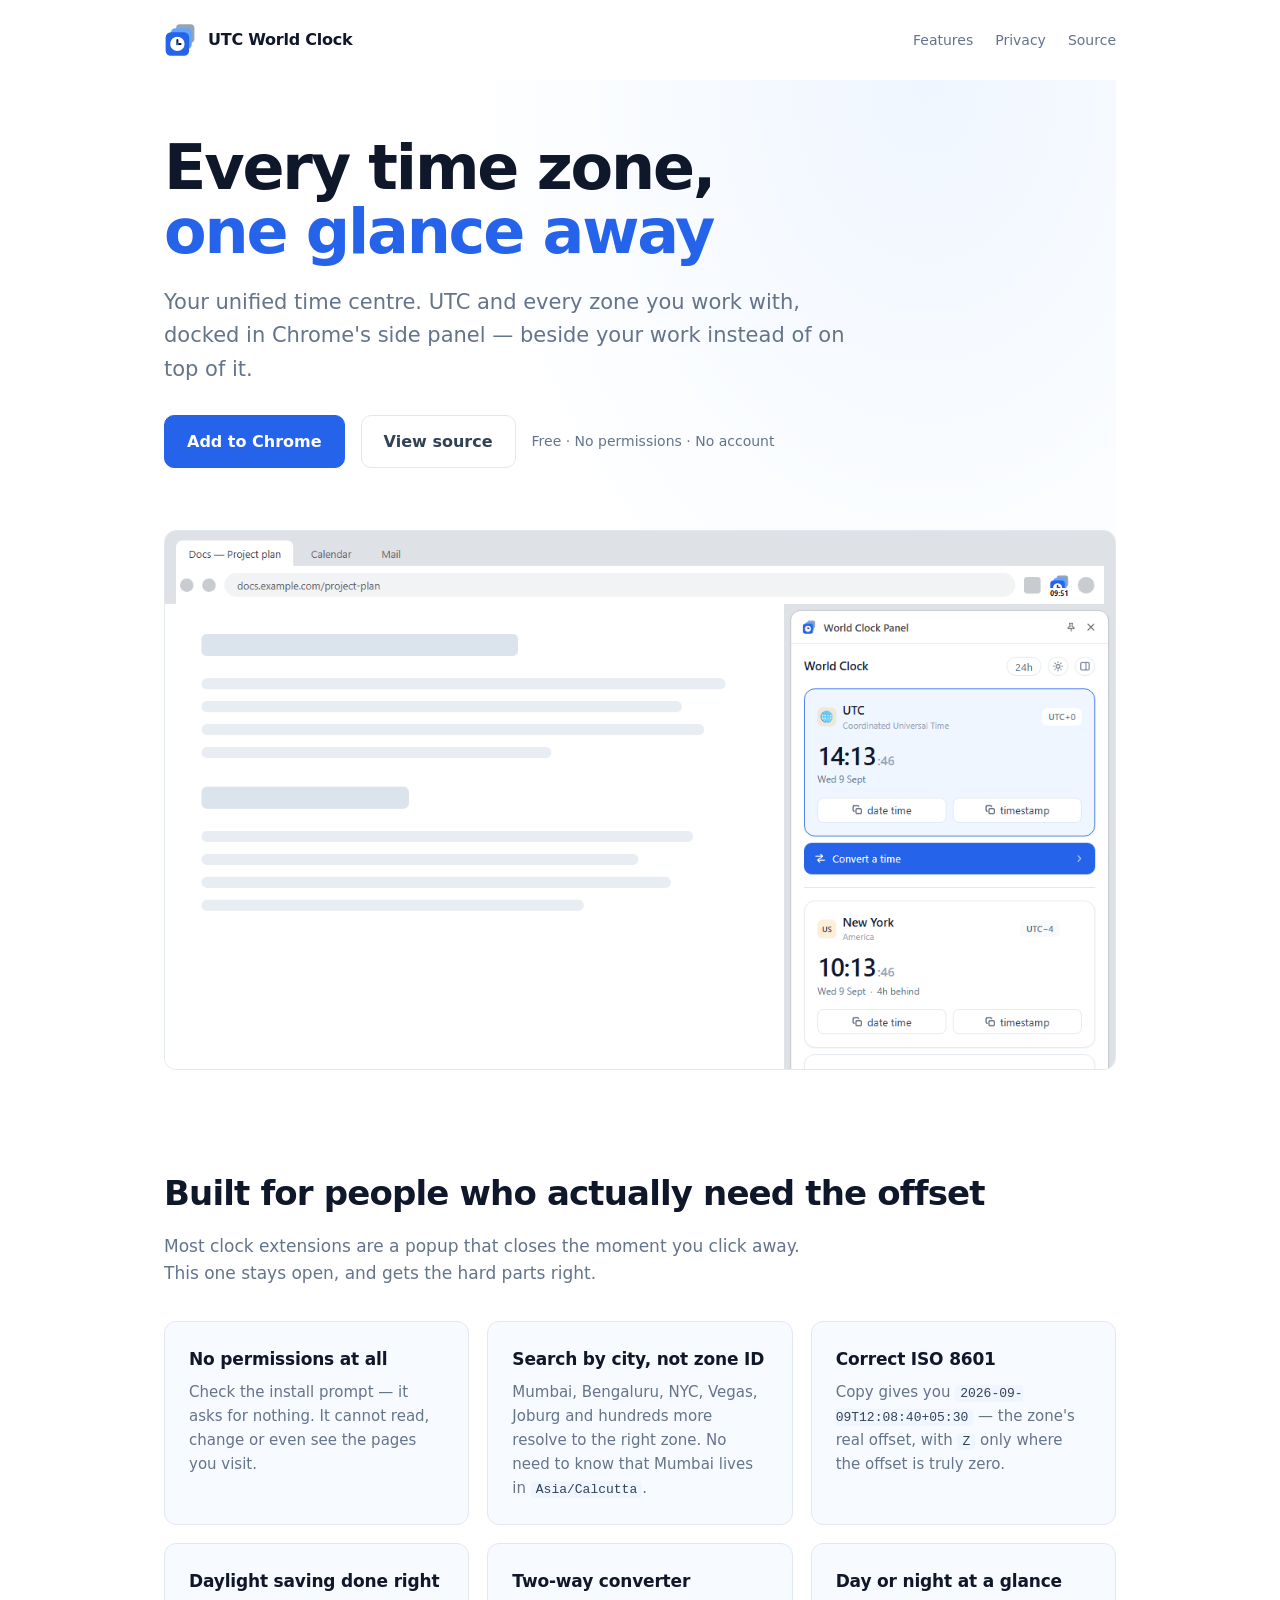
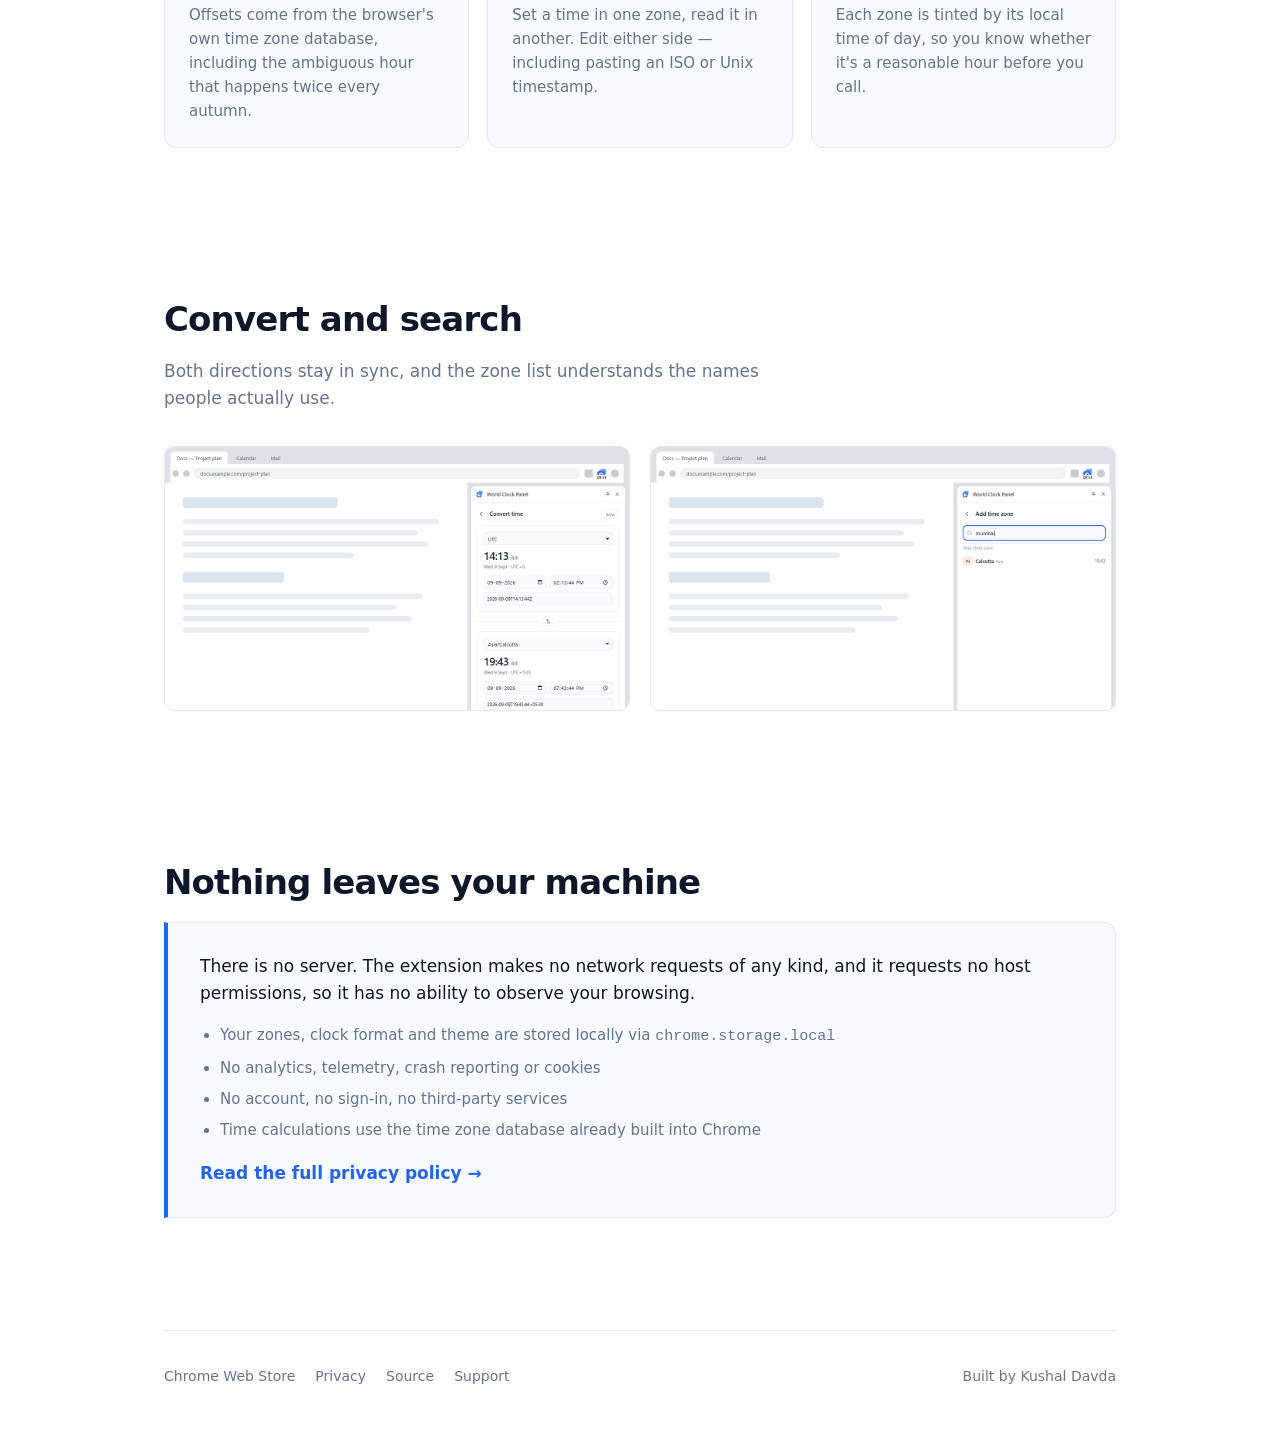
<file: docs/index.html>
<!doctype html>
<html lang="en">
<head>
<meta charset="utf-8">
<meta name="viewport" content="width=device-width, initial-scale=1">
<title>UTC World Clock — a Chrome side panel by Kushal Davda</title>
<meta name="description" content="UTC and every time zone you work with, docked in Chrome's side panel. Convert times, copy real ISO 8601 timestamps, search by city. No permissions, no tracking.">
<meta name="google-site-verification" content="j_5V0qL6t68M8OmV8VSm3IkcKnlUWK8pRxLdIE2ABd8" />
<link rel="icon" href="assets/icon.svg">
<meta property="og:title" content="UTC World Clock — Chrome side panel">
<meta property="og:description" content="Every time zone, one glance away. No permissions, no tracking.">
<meta property="og:type" content="website">
<style>
  :root {
    --ground: #ffffff;
    --surface: #f7faff;
    --ink: #0f172a;
    --ink-2: #334155;
    --muted: #64748b;
    --line: #e2e8f0;
    --accent: #2563eb;
    --accent-soft: #eff6ff;
    --on-accent: #ffffff;
    color-scheme: light;
  }
  @media (prefers-color-scheme: dark) {
    :root {
      --ground: #0b1220;
      --surface: #111a2b;
      --ink: #f1f5f9;
      --ink-2: #cbd5e1;
      --muted: #94a3b8;
      --line: #1e293b;
      --accent: #60a5fa;
      --accent-soft: #15233d;
      --on-accent: #0f172a;
      color-scheme: dark;
    }
  }

  * { box-sizing: border-box; margin: 0; }

  body {
    background: var(--ground);
    color: var(--ink);
    font: 17px/1.6 system-ui, -apple-system, "Segoe UI", sans-serif;
    -webkit-font-smoothing: antialiased;
  }

  .wrap { max-width: 1000px; margin: 0 auto; padding: 0 24px; }

  /* ---------- header ---------- */

  header {
    display: flex; align-items: center; gap: 12px;
    padding: 24px 0;
  }
  header img { width: 32px; height: 32px; }
  header b { font-size: 16px; font-weight: 700; letter-spacing: -0.015em; }
  header nav { margin-left: auto; display: flex; gap: 22px; font-size: 14px; }
  header nav a { color: var(--muted); text-decoration: none; }
  header nav a:hover { color: var(--ink); }

  /* ---------- hero ---------- */

  .hero {
    padding: 56px 0 24px;
    display: grid; gap: 22px; justify-items: start;
    background:
      radial-gradient(70% 90% at 80% 0%, var(--accent-soft) 0%, transparent 70%);
  }
  h1 {
    font-size: clamp(38px, 6.5vw, 62px);
    font-weight: 700; line-height: 1.03;
    letter-spacing: -0.035em; max-width: 15ch;
  }
  h1 em { font-style: normal; color: var(--accent); }
  .lede { font-size: clamp(18px, 2.4vw, 21px); color: var(--muted); max-width: 52ch; }

  .cta { display: flex; align-items: center; gap: 16px; flex-wrap: wrap; margin-top: 6px; }
  .btn {
    display: inline-flex; align-items: center; gap: 9px;
    padding: 13px 22px; border-radius: 10px;
    background: var(--accent); color: var(--on-accent);
    font-size: 16px; font-weight: 600; text-decoration: none;
    border: 1px solid var(--accent);
  }
  .btn:hover { filter: brightness(1.08); }
  .btn.ghost { background: transparent; color: var(--ink-2); border-color: var(--line); }
  .btn.ghost:hover { border-color: var(--accent); color: var(--accent); filter: none; }
  .note { font-size: 14px; color: var(--muted); }

  figure { margin: 40px 0 0; }
  figure img {
    width: 100%; height: auto; display: block;
    border-radius: 12px; border: 1px solid var(--line);
  }

  /* ---------- sections ---------- */

  section { padding: 72px 0; }
  h2 {
    font-size: clamp(26px, 3.4vw, 34px); font-weight: 700;
    letter-spacing: -0.025em; margin-bottom: 12px; text-wrap: balance;
  }
  .sub { color: var(--muted); max-width: 60ch; margin-bottom: 34px; }

  .grid { display: grid; gap: 18px; grid-template-columns: repeat(auto-fit, minmax(260px, 1fr)); }
  .card {
    padding: 24px; border: 1px solid var(--line);
    border-radius: 12px; background: var(--surface);
  }
  .card h3 { font-size: 17px; font-weight: 650; margin-bottom: 7px; letter-spacing: -0.01em; }
  .card p { font-size: 15px; color: var(--muted); }
  .card code {
    font: 13px ui-monospace, "Cascadia Mono", Consolas, monospace;
    color: var(--ink-2); background: var(--accent-soft);
    padding: 1px 5px; border-radius: 4px;
  }

  .shots { display: grid; gap: 20px; grid-template-columns: repeat(auto-fit, minmax(320px, 1fr)); }
  .shots img { width: 100%; height: auto; border-radius: 10px; border: 1px solid var(--line); }

  .privacy {
    border: 1px solid var(--line); border-left: 4px solid var(--accent);
    border-radius: 0 12px 12px 0; background: var(--surface);
    padding: 30px 32px;
  }
  .privacy ul { margin: 16px 0 0; padding-left: 20px; color: var(--muted); font-size: 15px; }
  .privacy li { margin-bottom: 7px; }

  footer {
    border-top: 1px solid var(--line);
    padding: 34px 0 56px; margin-top: 40px;
    display: flex; gap: 20px; flex-wrap: wrap; align-items: center;
    font-size: 14px; color: var(--muted);
  }
  footer a { color: var(--muted); text-decoration: none; }
  footer a:hover { color: var(--accent); }
  footer .sp { margin-left: auto; }

  a:focus-visible, .btn:focus-visible { outline: 2px solid var(--accent); outline-offset: 3px; }
</style>
</head>
<body>

<div class="wrap">

  <header>
    <img src="assets/icon.svg" alt="">
    <b>UTC World Clock</b>
    <nav>
      <a href="#features">Features</a>
      <a href="#privacy">Privacy</a>
      <a href="https://github.com/KDDeveloper/world-clock-panel">Source</a>
    </nav>
  </header>

  <div class="hero">
    <h1>Every time zone, <em>one glance away</em></h1>
    <p class="lede">
      Your unified time centre. UTC and every zone you work with, docked in Chrome's side
      panel — beside your work instead of on top of it.
    </p>
    <div class="cta">
      <a class="btn" href="https://chromewebstore.google.com/detail/jocioomjfikjikpjpiiamkgkggcgadcg">Add to Chrome</a>
      <a class="btn ghost" href="https://github.com/KDDeveloper/world-clock-panel">View source</a>
      <span class="note">Free · No permissions · No account</span>
    </div>
    <figure><img src="assets/panel.png" alt="The extension open in Chrome's side panel beside a document, showing UTC and New York clocks"></figure>
  </div>

  <section id="features">
    <h2>Built for people who actually need the offset</h2>
    <p class="sub">
      Most clock extensions are a popup that closes the moment you click away. This one
      stays open, and gets the hard parts right.
    </p>

    <div class="grid">
      <div class="card">
        <h3>No permissions at all</h3>
        <p>Check the install prompt — it asks for nothing. It cannot read, change or even see the pages you visit.</p>
      </div>
      <div class="card">
        <h3>Search by city, not zone ID</h3>
        <p>Mumbai, Bengaluru, NYC, Vegas, Joburg and hundreds more resolve to the right zone. No need to know that Mumbai lives in <code>Asia/Calcutta</code>.</p>
      </div>
      <div class="card">
        <h3>Correct ISO 8601</h3>
        <p>Copy gives you <code>2026-09-09T12:08:40+05:30</code> — the zone's real offset, with <code>Z</code> only where the offset is truly zero.</p>
      </div>
      <div class="card">
        <h3>Daylight saving done right</h3>
        <p>Offsets come from the browser's own time zone database, including the ambiguous hour that happens twice every autumn.</p>
      </div>
      <div class="card">
        <h3>Two-way converter</h3>
        <p>Set a time in one zone, read it in another. Edit either side — including pasting an ISO or Unix timestamp.</p>
      </div>
      <div class="card">
        <h3>Day or night at a glance</h3>
        <p>Each zone is tinted by its local time of day, so you know whether it's a reasonable hour before you call.</p>
      </div>
    </div>
  </section>

  <section>
    <h2>Convert and search</h2>
    <p class="sub">Both directions stay in sync, and the zone list understands the names people actually use.</p>
    <div class="shots">
      <img src="assets/convert.png" alt="The converter showing UTC and Asia/Calcutta side by side">
      <img src="assets/search.png" alt="Searching for mumbai and finding the Calcutta time zone">
    </div>
  </section>

  <section id="privacy">
    <h2>Nothing leaves your machine</h2>
    <div class="privacy">
      <p>
        There is no server. The extension makes no network requests of any kind, and it
        requests no host permissions, so it has no ability to observe your browsing.
      </p>
      <ul>
        <li>Your zones, clock format and theme are stored locally via <code>chrome.storage.local</code></li>
        <li>No analytics, telemetry, crash reporting or cookies</li>
        <li>No account, no sign-in, no third-party services</li>
        <li>Time calculations use the time zone database already built into Chrome</li>
      </ul>
      <p style="margin-top:18px">
        <a href="privacy.html" style="color:var(--accent);font-weight:600;text-decoration:none">Read the full privacy policy →</a>
      </p>
    </div>
  </section>

  <footer>
    <a href="https://chromewebstore.google.com/detail/jocioomjfikjikpjpiiamkgkggcgadcg">Chrome Web Store</a>
    <a href="privacy.html">Privacy</a>
    <a href="https://github.com/KDDeveloper/world-clock-panel">Source</a>
    <a href="https://github.com/KDDeveloper/world-clock-panel/issues">Support</a>
    <span class="sp">Built by <a href="https://kushaldavda.com">Kushal Davda</a></span>
  </footer>

</div>
</body>
</html>
</file>
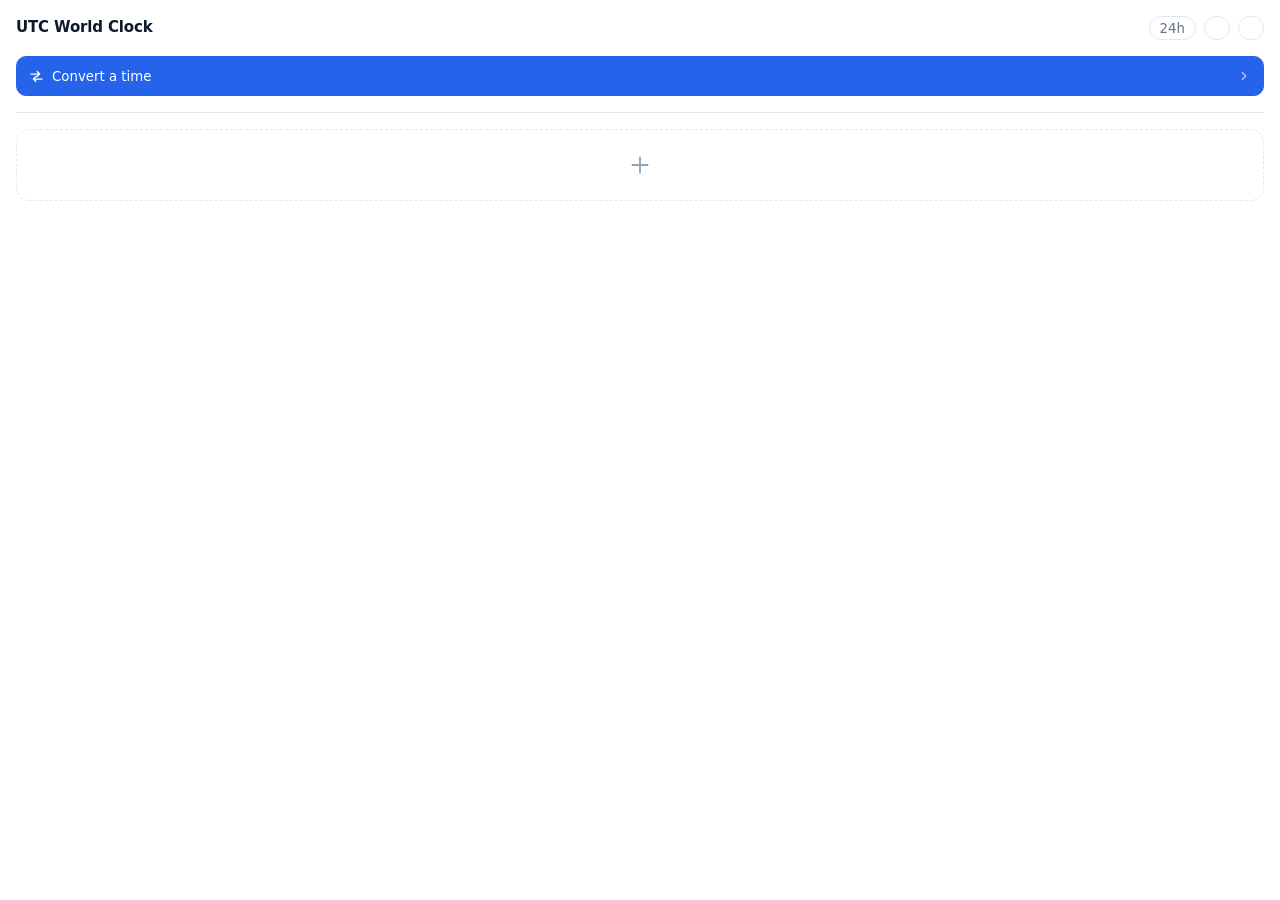
<file: sidepanel.html>
<!doctype html>
<html lang="en">
  <head>
    <meta charset="utf-8" />
    <link rel="stylesheet" href="sidepanel.css" />
  </head>
  <body>
    <!-- ===== main view ===== -->
    <section class="view view--main">
      <header class="bar">
        <h1>UTC World Clock</h1>
        <button id="fmt" class="chip" type="button" data-tip-align="right">24h</button>
        <button id="theme" class="chip chip--icon" type="button" aria-label="Theme" data-tip-align="right"></button>
        <button id="mode" class="chip chip--icon" type="button" aria-label="Open as" data-tip-align="right"></button>
      </header>

      <div id="pinned"></div>

      <button id="open-convert" class="row-btn" type="button"
              data-tip="Convert a time between zones" data-tip-pos="top">
        <svg class="row-btn__icon" viewBox="0 0 24 24" aria-hidden="true">
          <path d="M3 8h14M13 4l4 4-4 4M21 16H7M11 12l-4 4 4 4" />
        </svg>
        <span>Convert a time</span>
        <svg class="row-btn__chev" viewBox="0 0 24 24" aria-hidden="true"><path d="M9 18l6-6-6-6" /></svg>
      </button>

      <div class="rule"></div>

      <div id="zones"></div>

      <button id="open-add" class="add-card" type="button" aria-label="Add a time zone" data-tip="Add a time zone" data-tip-pos="top">
        <svg viewBox="0 0 24 24" class="plus" aria-hidden="true">
          <path d="M12 5v14M5 12h14" />
        </svg>
      </button>
    </section>

    <!-- ===== add view ===== -->
    <section class="view view--add">
      <header class="bar">
        <button id="close-add" class="icon-btn" type="button" aria-label="Back" data-tip="Back to clocks" data-tip-align="left">
          <svg viewBox="0 0 24 24" aria-hidden="true"><path d="M15 18l-6-6 6-6" /></svg>
        </button>
        <h1>Add time zone</h1>
      </header>

      <div class="search">
        <svg viewBox="0 0 24 24" class="search__icon" aria-hidden="true">
          <circle cx="11" cy="11" r="7" />
          <path d="M20 20l-3.5-3.5" />
        </svg>
        <input id="search" type="text" placeholder="Search city or region…" autocomplete="off" spellcheck="false" />
      </div>

      <div id="results" class="results"></div>
    </section>

    <!-- ===== convert view ===== -->
    <section class="view view--convert">
      <header class="bar">
        <button id="close-convert" class="icon-btn" type="button" aria-label="Back"
                data-tip="Back to clocks" data-tip-align="left">
          <svg viewBox="0 0 24 24" aria-hidden="true"><path d="M15 18l-6-6 6-6" /></svg>
        </button>
        <h1>Convert time</h1>
        <button id="conv-now" class="chip" type="button"
                data-tip="Reset to the current time" data-tip-align="right">now</button>
      </header>

      <div id="convert-cards"></div>
    </section>

    <script src="sidepanel.js"></script>
  </body>
</html>
</file>
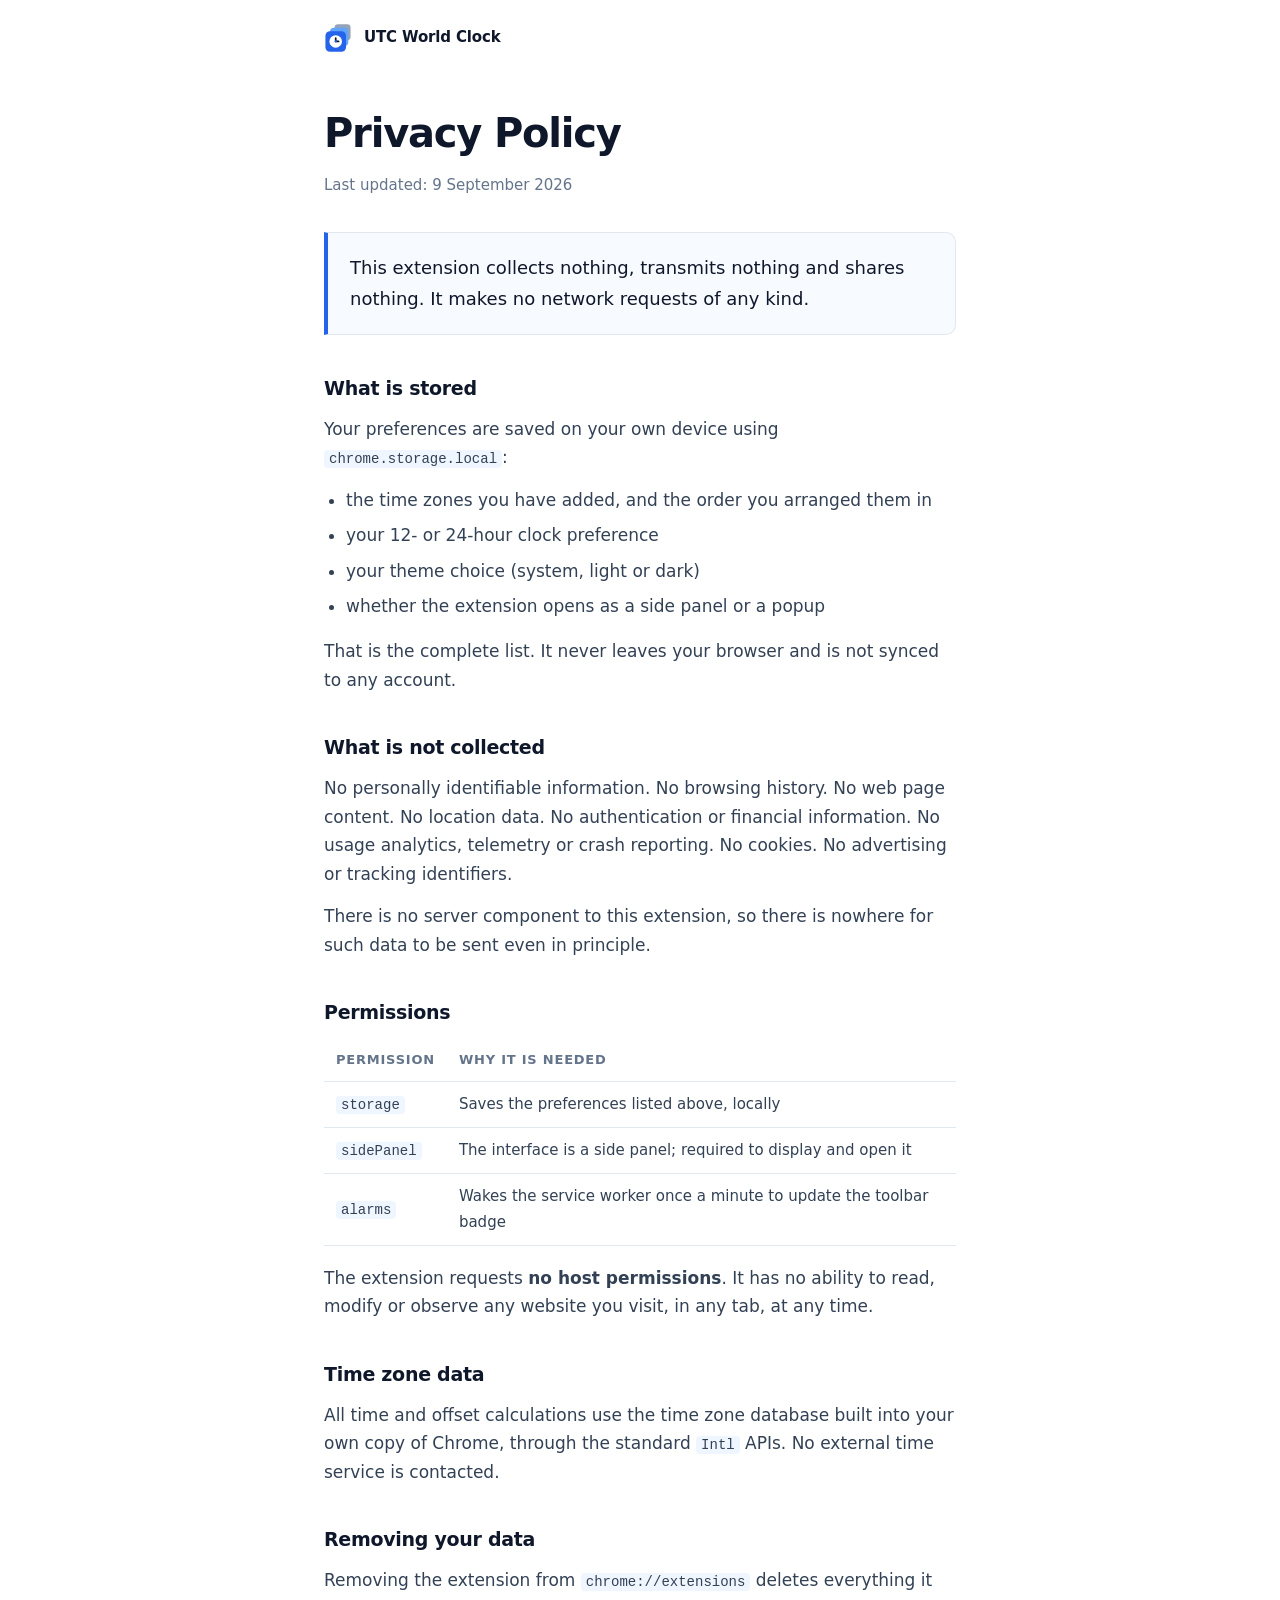
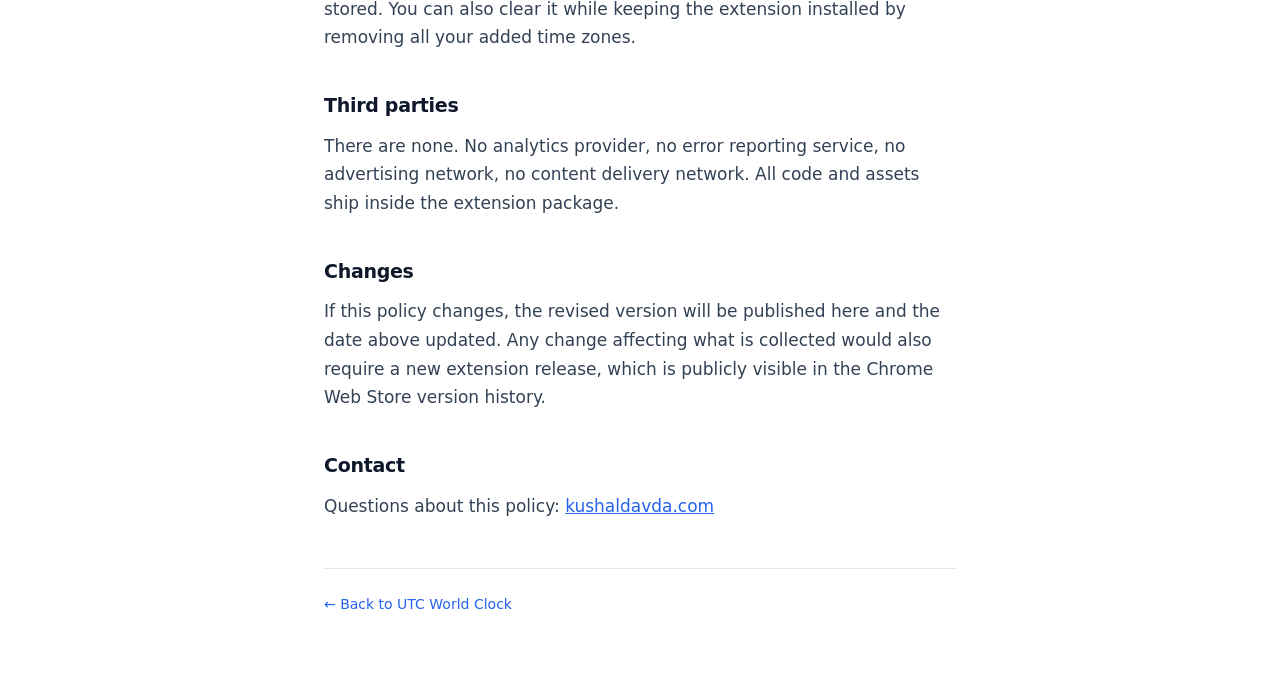
<file: docs/privacy.html>
<!doctype html>
<html lang="en">
<head>
<meta charset="utf-8">
<meta name="viewport" content="width=device-width, initial-scale=1">
<title>Privacy Policy — UTC World Clock</title>
<meta name="description" content="UTC World Clock collects nothing, transmits nothing and requests no host permissions. Full privacy policy.">
<link rel="icon" href="assets/icon.svg">
<style>
  :root {
    --ground: #ffffff; --surface: #f7faff;
    --ink: #0f172a; --ink-2: #334155; --muted: #64748b;
    --line: #e2e8f0; --accent: #2563eb; --accent-soft: #eff6ff;
    color-scheme: light;
  }
  @media (prefers-color-scheme: dark) {
    :root {
      --ground: #0b1220; --surface: #111a2b;
      --ink: #f1f5f9; --ink-2: #cbd5e1; --muted: #94a3b8;
      --line: #1e293b; --accent: #60a5fa; --accent-soft: #15233d;
      color-scheme: dark;
    }
  }
  * { box-sizing: border-box; margin: 0; }
  body {
    background: var(--ground); color: var(--ink);
    font: 17px/1.68 system-ui, -apple-system, "Segoe UI", sans-serif;
    -webkit-font-smoothing: antialiased;
  }
  .wrap { max-width: 680px; margin: 0 auto; padding: 0 24px 80px; }
  header { display: flex; align-items: center; gap: 12px; padding: 24px 0 8px; }
  header img { width: 28px; height: 28px; }
  header a { color: var(--ink); font-size: 15px; font-weight: 650; text-decoration: none; letter-spacing: -0.01em; }
  h1 { font-size: clamp(30px, 5vw, 40px); font-weight: 700; letter-spacing: -0.03em; margin: 40px 0 6px; }
  .date { color: var(--muted); font-size: 15px; margin-bottom: 34px; }
  h2 { font-size: 19px; font-weight: 650; letter-spacing: -0.015em; margin: 38px 0 10px; }
  p { margin-bottom: 14px; color: var(--ink-2); }
  ul { margin: 0 0 16px; padding-left: 22px; color: var(--ink-2); }
  li { margin-bottom: 7px; }
  .lead {
    padding: 20px 22px; border: 1px solid var(--line); border-left: 4px solid var(--accent);
    border-radius: 0 10px 10px 0; background: var(--surface); font-size: 18px;
    color: var(--ink); margin-bottom: 8px;
  }
  table { width: 100%; border-collapse: collapse; margin: 6px 0 18px; font-size: 15px; }
  th, td { text-align: left; padding: 10px 12px; border-bottom: 1px solid var(--line); color: var(--ink-2); }
  th { color: var(--muted); font-weight: 600; font-size: 13px; text-transform: uppercase; letter-spacing: .06em; }
  code {
    font: 14px ui-monospace, "Cascadia Mono", Consolas, monospace;
    background: var(--accent-soft); color: var(--ink-2); padding: 1px 5px; border-radius: 4px;
  }
  a { color: var(--accent); }
  footer { border-top: 1px solid var(--line); margin-top: 48px; padding-top: 24px; font-size: 14px; color: var(--muted); }
  footer a { text-decoration: none; }
</style>
</head>
<body>
<div class="wrap">

  <header>
    <img src="assets/icon.svg" alt="">
    <a href="index.html">UTC World Clock</a>
  </header>

  <h1>Privacy Policy</h1>
  <p class="date">Last updated: 9 September 2026</p>

  <p class="lead">
    This extension collects nothing, transmits nothing and shares nothing. It makes no
    network requests of any kind.
  </p>

  <h2>What is stored</h2>
  <p>Your preferences are saved on your own device using <code>chrome.storage.local</code>:</p>
  <ul>
    <li>the time zones you have added, and the order you arranged them in</li>
    <li>your 12- or 24-hour clock preference</li>
    <li>your theme choice (system, light or dark)</li>
    <li>whether the extension opens as a side panel or a popup</li>
  </ul>
  <p>That is the complete list. It never leaves your browser and is not synced to any account.</p>

  <h2>What is not collected</h2>
  <p>
    No personally identifiable information. No browsing history. No web page content. No
    location data. No authentication or financial information. No usage analytics,
    telemetry or crash reporting. No cookies. No advertising or tracking identifiers.
  </p>
  <p>
    There is no server component to this extension, so there is nowhere for such data to
    be sent even in principle.
  </p>

  <h2>Permissions</h2>
  <table>
    <tr><th>Permission</th><th>Why it is needed</th></tr>
    <tr><td><code>storage</code></td><td>Saves the preferences listed above, locally</td></tr>
    <tr><td><code>sidePanel</code></td><td>The interface is a side panel; required to display and open it</td></tr>
    <tr><td><code>alarms</code></td><td>Wakes the service worker once a minute to update the toolbar badge</td></tr>
  </table>
  <p>
    The extension requests <strong>no host permissions</strong>. It has no ability to read,
    modify or observe any website you visit, in any tab, at any time.
  </p>

  <h2>Time zone data</h2>
  <p>
    All time and offset calculations use the time zone database built into your own copy of
    Chrome, through the standard <code>Intl</code> APIs. No external time service is contacted.
  </p>

  <h2>Removing your data</h2>
  <p>
    Removing the extension from <code>chrome://extensions</code> deletes everything it
    stored. You can also clear it while keeping the extension installed by removing all
    your added time zones.
  </p>

  <h2>Third parties</h2>
  <p>
    There are none. No analytics provider, no error reporting service, no advertising
    network, no content delivery network. All code and assets ship inside the extension
    package.
  </p>

  <h2>Changes</h2>
  <p>
    If this policy changes, the revised version will be published here and the date above
    updated. Any change affecting what is collected would also require a new extension
    release, which is publicly visible in the Chrome Web Store version history.
  </p>

  <h2>Contact</h2>
  <p>Questions about this policy: <a href="https://kushaldavda.com">kushaldavda.com</a></p>

  <footer>
    <a href="index.html">← Back to UTC World Clock</a>
  </footer>

</div>
</body>
</html>
</file>
<file: sidepanel.css>
/* ============================================================
   Type scale: 14px base, minor third (1.2)
   32 hero · 15 title · 12 secondary · 11 metadata
   Spacing: 4px grid
   ============================================================ */

:root {
  /* Palette derived from icons/icon.svg:
     #2563eb front card · #60a5fa middle card · #94a3b8 back card · #0f172a hands */
  --bg: #ffffff;
  --surface: #ffffff;
  --t1: #0f172a;   /* primary   - the clock hands */
  --t2: #334155;   /* secondary */
  --t3: #64748b;   /* tertiary  */
  --t4: #94a3b8;   /* metadata  - the back card */
  --line: #e2e8f0;
  --accent: #2563eb;      /* the front card */
  --accent-hover: #1d4ed8;
  --accent-soft: #eff6ff;
  --on-accent: #ffffff;
  --field: #f8fafc;
  --ok: #15803d;
  --shadow: 0 1px 2px rgba(15, 23, 42, 0.06);
  --tip-bg: #0f172a;
  --tip-fg: #f8fafc;
  color-scheme: light;
}

/* Dark applies when the OS asks for it, unless light is explicitly chosen. */
@media (prefers-color-scheme: dark) {
  :root:not([data-theme="light"]) {
    --bg: #0f172a;
    --surface: #1e293b;
    --t1: #f1f5f9;
    --t2: #cbd5e1;
    --t3: #94a3b8;
    --t4: #64748b;
    --line: #334155;
    --accent: #60a5fa;      /* the middle card reads better on dark */
    --accent-hover: #93c5fd;
    --accent-soft: #172554;
    --on-accent: #0f172a;   /* white would fail contrast on the lighter blue */
    --field: #0f172a;
    --ok: #4ade80;
    --shadow: none;
    --tip-bg: #f1f5f9;
    --tip-fg: #0f172a;
    color-scheme: dark;
  }
}

/* …and whenever dark is explicitly chosen, whatever the OS says. */
:root[data-theme="dark"] {
  --bg: #0f172a;
  --surface: #1e293b;
  --t1: #f1f5f9;
  --t2: #cbd5e1;
  --t3: #94a3b8;
  --t4: #64748b;
  --line: #334155;
  --accent: #60a5fa;      /* the middle card reads better on dark */
  --accent-hover: #93c5fd;
  --accent-soft: #172554;
  --on-accent: #0f172a;   /* white would fail contrast on the lighter blue */
  --field: #0f172a;
  --ok: #4ade80;
  --shadow: none;
  --tip-bg: #f1f5f9;
  --tip-fg: #0f172a;
  color-scheme: dark;
}

* { box-sizing: border-box; }

html, body {
  height: 100%;
  margin: 0;
  overflow: hidden;
}

/* A popup is sized by its content, so height:100% would collapse to nothing.
   The side panel supplies its own dimensions and needs none of this. */
:root[data-mode="popup"],
:root[data-mode="popup"] body {
  width: 360px;
  height: 560px;
}

body {
  position: relative;
  background: var(--bg);
  color: var(--t1);
  font: 14px/1.45 system-ui, -apple-system, "Segoe UI", sans-serif;
  -webkit-font-smoothing: antialiased;
}

svg {
  width: 100%;
  height: 100%;
  fill: none;
  stroke: currentColor;
  stroke-width: 2;
  stroke-linecap: round;
  stroke-linejoin: round;
}

/* ---------- view switching ---------- */

.view {
  position: absolute;
  inset: 0;
  padding: 16px;
  overflow-y: auto;
  overscroll-behavior: contain;
  transition: transform 0.22s cubic-bezier(0.4, 0, 0.2, 1), opacity 0.18s ease;
}

.view--add,
.view--convert {
  transform: translateX(100%);
  opacity: 0;
  pointer-events: none;
  display: flex;
  flex-direction: column;
  padding-bottom: 0;
}

body.adding .view--main,
body.converting .view--main {
  transform: translateX(-16%);
  opacity: 0;
  pointer-events: none;
}

body.adding .view--add,
body.converting .view--convert {
  transform: none;
  opacity: 1;
  pointer-events: auto;
}

.view--convert { padding-bottom: 16px; }

/* ---------- tooltips ---------- */

[data-tip] { position: relative; }

[data-tip]::after,
[data-tip]::before {
  position: absolute;
  z-index: 30;
  opacity: 0;
  pointer-events: none;
  transition: opacity 0.12s ease;
}

[data-tip]::after {
  content: attr(data-tip);
  top: calc(100% + 7px);
  left: 50%;
  transform: translateX(-50%);
  width: max-content;
  max-width: 170px;
  padding: 5px 8px;
  border-radius: 6px;
  background: var(--tip-bg);
  color: var(--tip-fg);
  font: 400 11px/1.35 system-ui, sans-serif;
  text-align: center;
}

/* arrow */
[data-tip]::before {
  content: "";
  top: calc(100% + 1px);
  left: 50%;
  transform: translateX(-50%);
  border: 3px solid transparent;
  border-bottom-color: var(--tip-bg);
}

[data-tip]:hover::after,
[data-tip]:hover::before,
[data-tip]:focus-visible::after,
[data-tip]:focus-visible::before {
  opacity: 1;
  transition-delay: 0.3s;
}

/* keep the bubble inside the panel near its edges */
[data-tip-align="right"]::after { left: auto; right: 0; transform: none; }
[data-tip-align="left"]::after  { left: 0; right: auto; transform: none; }

/* flip above for controls near the bottom */
[data-tip-pos="top"]::after {
  top: auto;
  bottom: calc(100% + 7px);
}

[data-tip-pos="top"]::before {
  top: auto;
  bottom: calc(100% + 1px);
  border-bottom-color: transparent;
  border-top-color: var(--tip-bg);
}

/* ---------- top bar ---------- */

.bar {
  display: flex;
  align-items: center;
  gap: 8px;
  margin-bottom: 16px;
}

h1 {
  flex: 1;
  margin: 0;
  font-size: 15px;
  font-weight: 600;
  letter-spacing: -0.01em;
}

.chip {
  flex: none;
  display: inline-flex;
  align-items: center;
  justify-content: center;
  min-height: 24px;
  padding: 0 10px;
  border: 1px solid var(--line);
  border-radius: 999px;
  background: var(--surface);
  color: var(--t3);
  font: 500 11px/1 inherit;
  font-family: inherit;
  cursor: pointer;
}

.chip:hover { color: var(--t1); border-color: var(--t4); }

.chip--icon {
  width: 26px;
  padding: 0;
}

.chip--icon svg { width: 14px; height: 14px; }

.icon-btn {
  flex: none;
  width: 28px;
  height: 28px;
  padding: 5px;
  margin-left: -4px;
  border: 0;
  border-radius: 8px;
  background: transparent;
  color: var(--t2);
  cursor: pointer;
}

.icon-btn:hover { background: var(--field); color: var(--t1); }

.rule {
  height: 1px;
  background: var(--line);
  margin: 16px 0;
}

/* ---------- clock card ---------- */

.card {
  position: relative;
  padding: 16px;
  margin-bottom: 8px;
  border: 1px solid var(--line);
  border-radius: 14px;
  background: var(--surface);
  box-shadow: var(--shadow);
}


.card--utc {
  border-color: var(--accent);
  background: var(--accent-soft);
}

/* ---------- drag to reorder ---------- */

/* Held long enough to pick up: lifted, slightly larger, above its neighbours. */
.card--drag {
  z-index: 5;
  cursor: grabbing;
  border-color: var(--accent);
  box-shadow: 0 10px 24px rgba(15, 23, 42, 0.22);
  transform-origin: center;
}

/* Neighbours glide into the vacated slot; the dragged card follows the pointer
   with no transition so it never lags behind. */
.card--shift {
  transition: transform 0.18s cubic-bezier(0.4, 0, 0.2, 1);
}

body.dragging {
  cursor: grabbing;
  user-select: none;
}

body.dragging .remove { opacity: 0; }

/* header row: dot + city ......... offset badge + remove */
.card__head {
  display: flex;
  align-items: center;
  gap: 8px;
  margin-bottom: 12px;
}

/* Flag chip. The tint still carries the day/night signal the dot used to. */
.flag {
  flex: none;
  display: grid;
  place-items: center;
  width: 24px;
  height: 24px;
  border-radius: 7px;
  font-size: 15px;
  line-height: 1;
  font-family: "Segoe UI Emoji", "Apple Color Emoji", "Noto Color Emoji", sans-serif;
}

/* the nudge lives on the glyphs, so border-box padding cannot halve it */
.flag--code > span {
  display: block;
}

/* Fallback when the platform has no flag glyphs: a country-code badge.
   All-caps text has no descenders, so the line box centres with dead space
   underneath and the glyphs read high. translateY moves the glyphs
   themselves — padding would be halved by border-box re-centring. */
.flag--code {
  font: 600 10px/1 system-ui, sans-serif;
  letter-spacing: 0;
  color: var(--t2);
}

.flag--day   { background: rgba(245, 158, 11, 0.16); }
.flag--dusk  { background: rgba(249, 115, 22, 0.16); }
.flag--night { background: rgba(99, 102, 241, 0.18); }

.names {
  flex: 1;
  min-width: 0;
}

.city {
  font-size: 15px;
  font-weight: 600;
  color: var(--t1);
  overflow: hidden;
  text-overflow: ellipsis;
  white-space: nowrap;
}

.region {
  font-size: 11px;
  font-weight: 400;
  color: var(--t4);
  overflow: hidden;
  text-overflow: ellipsis;
  white-space: nowrap;
}

.badge {
  flex: none;
  padding: 3px 8px;
  border-radius: 6px;
  background: var(--field);
  color: var(--t3);
  font-size: 11px;
  font-weight: 500;
  font-variant-numeric: tabular-nums;
}

.card--utc .badge { background: var(--surface); }

.remove {
  flex: none;
  width: 24px;
  height: 24px;
  margin-right: -4px;
  padding: 5px;
  border: 0;
  border-radius: 6px;
  background: transparent;
  color: var(--t4);
  cursor: pointer;
  opacity: 0;
  transition: opacity 0.15s ease;
}

.card:hover .remove,
.remove:focus-visible { opacity: 1; }

.remove:hover { background: var(--field); color: #dc2626; }

/* hero time — full width */
.time {
  display: block;
  width: 100%;
  font-size: 32px;
  font-weight: 600;
  line-height: 1.05;
  letter-spacing: -0.03em;
  font-variant-numeric: tabular-nums;
  color: var(--t1);
}

.time .secs {
  font-size: 16px;
  font-weight: 500;
  letter-spacing: 0;
  color: var(--t4);
  margin-left: 2px;
}

.time .period {
  font-size: 14px;
  font-weight: 500;
  color: var(--t3);
  margin-left: 4px;
  text-transform: uppercase;
}

.meta {
  margin-top: 6px;
  font-size: 12px;
  color: var(--t3);
}

.meta .sep { color: var(--t4); margin: 0 6px; }

/* ---------- copy actions ---------- */

.actions {
  display: flex;
  gap: 8px;
  margin-top: 14px;
}

.copy {
  flex: 1;
  display: inline-flex;
  align-items: center;
  justify-content: center;
  gap: 6px;
  min-height: 32px;
  padding: 6px 8px;
  border: 1px solid var(--line);
  border-radius: 8px;
  background: var(--surface);
  color: var(--t2);
  font: 500 11px/1 inherit;
  font-family: inherit;
  cursor: pointer;
  transition: border-color 0.15s ease, color 0.15s ease;
}

.copy span { white-space: nowrap; }
.copy svg { width: 13px; height: 13px; flex: none; }

.copy:hover { border-color: var(--accent); color: var(--accent); }
.copy.done { border-color: var(--ok); color: var(--ok); }

/* ---------- add card ---------- */

.add-card {
  display: flex;
  align-items: center;
  justify-content: center;
  width: 100%;
  min-height: 72px;
  padding: 16px;
  border: 1.5px dashed var(--line);
  border-radius: 14px;
  background: transparent;
  color: var(--t4);
  cursor: pointer;
  transition: border-color 0.15s ease, color 0.15s ease, background 0.15s ease;
}

.add-card:hover {
  border-color: var(--accent);
  color: var(--accent);
  background: var(--accent-soft);
}

.plus { width: 26px; height: 26px; stroke-width: 1.75; }

/* ---------- convert entry row ---------- */

.row-btn {
  display: flex;
  align-items: center;
  gap: 8px;
  width: 100%;
  min-height: 40px;
  margin-top: 4px;
  padding: 8px 12px;
  border: 1px solid var(--accent);
  border-radius: 10px;
  background: var(--accent);
  color: var(--on-accent);
  font: 600 12px/1 inherit;
  font-family: inherit;
  cursor: pointer;
  transition: background 0.15s ease, border-color 0.15s ease;
}

.row-btn:hover {
  background: var(--accent-hover);
  border-color: var(--accent-hover);
}

.row-btn span { flex: 1; text-align: left; }

.row-btn__icon { width: 15px; height: 15px; flex: none; }
.row-btn__chev { width: 14px; height: 14px; flex: none; opacity: 0.7; }

/* ---------- convert cards ---------- */

.conv { margin-bottom: 0; }

.conv__head { margin-bottom: 12px; }

.zone-select {
  width: 100%;
  min-height: 34px;
  padding: 6px 28px 6px 10px;
  border: 1px solid var(--line);
  border-radius: 8px;
  background: var(--field);
  color: var(--t1);
  font: 500 13px/1 inherit;
  font-family: inherit;
  cursor: pointer;
  appearance: none;
  background-image: linear-gradient(45deg, transparent 50%, currentColor 50%),
    linear-gradient(135deg, currentColor 50%, transparent 50%);
  background-position: right 13px center, right 8px center;
  background-size: 5px 5px, 5px 5px;
  background-repeat: no-repeat;
}

.zone-select:focus {
  outline: 2px solid var(--accent);
  outline-offset: -1px;
  border-color: transparent;
}

.conv .time { font-size: 28px; }

.conv__fields {
  display: grid;
  grid-template-columns: 1fr 1fr;
  gap: 8px;
  margin-top: 14px;
}

.field {
  width: 100%;
  min-width: 0;
  min-height: 34px;
  padding: 6px 8px;
  border: 1px solid var(--line);
  border-radius: 8px;
  background: var(--field);
  color: var(--t1);
  font: 13px inherit;
  font-family: inherit;
  font-variant-numeric: tabular-nums;
}

.field:focus {
  outline: 2px solid var(--accent);
  outline-offset: -1px;
  border-color: transparent;
}

.conv__stamp {
  margin-top: 8px;
  font-size: 12px;
  letter-spacing: -0.01em;
}

.conv__stamp.bad {
  border-color: #dc2626;
  color: #dc2626;
}

.conv__hint {
  margin: 6px 0 0;
  font-size: 11px;
  color: var(--t4);
}

/* swap control sits between the two cards */
.swap-row {
  display: flex;
  align-items: center;
  gap: 8px;
  margin: 10px 0;
}

.swap-row::before,
.swap-row::after {
  content: "";
  flex: 1;
  height: 1px;
  background: var(--line);
}

.swap {
  flex: none;
  width: 30px;
  height: 30px;
  padding: 7px;
  border: 1px solid var(--line);
  border-radius: 999px;
  background: var(--surface);
  color: var(--t3);
  cursor: pointer;
  transition: color 0.15s ease, border-color 0.15s ease;
}

/* rotate the glyph, not the button — the tooltip is anchored to the button */
.swap svg { transition: transform 0.2s ease; }

.swap:hover {
  color: var(--accent);
  border-color: var(--accent);
}

.swap:hover svg { transform: rotate(180deg); }

/* ---------- search + results ---------- */

.search {
  position: relative;
  flex: none;
  margin-bottom: 12px;
}

.search__icon {
  position: absolute;
  left: 10px;
  top: 50%;
  transform: translateY(-50%);
  width: 15px;
  height: 15px;
  color: var(--t4);
  pointer-events: none;
}

#search {
  width: 100%;
  min-height: 38px;
  padding: 8px 12px 8px 32px;
  border: 1px solid var(--line);
  border-radius: 10px;
  background: var(--field);
  color: var(--t1);
  font: 14px inherit;
  font-family: inherit;
}

#search::placeholder { color: var(--t4); }

#search:focus {
  outline: 2px solid var(--accent);
  outline-offset: -1px;
  border-color: transparent;
}

.results {
  flex: 1;
  min-height: 0;
  overflow-y: auto;
  margin: 0 -16px;
  padding: 0 8px 16px;
}

.result {
  display: flex;
  align-items: center;
  gap: 8px;
  width: 100%;
  min-height: 44px;
  padding: 8px;
  border: 0;
  border-radius: 8px;
  background: transparent;
  color: inherit;
  text-align: left;
  font: inherit;
  cursor: pointer;
}

.result:hover { background: var(--field); }

.result__names { flex: 1; min-width: 0; }

.result__city {
  font-size: 13px;
  font-weight: 500;
  color: var(--t1);
  overflow: hidden;
  text-overflow: ellipsis;
  white-space: nowrap;
}

.result__region {
  font-size: 11px;
  color: var(--t4);
}

.result__time {
  flex: none;
  font-size: 12px;
  font-variant-numeric: tabular-nums;
  color: var(--t3);
}

.result[disabled] { opacity: 0.4; cursor: default; }
.result[disabled]:hover { background: transparent; }

.results__label {
  margin: 0;
  padding: 12px 8px 4px;
  font-size: 11px;
  font-weight: 500;
  color: var(--t4);
  letter-spacing: 0.02em;
}

.results__label:first-child { padding-top: 0; }

.results__note {
  padding: 16px 8px;
  font-size: 12px;
  color: var(--t4);
  text-align: center;
}
</file>
